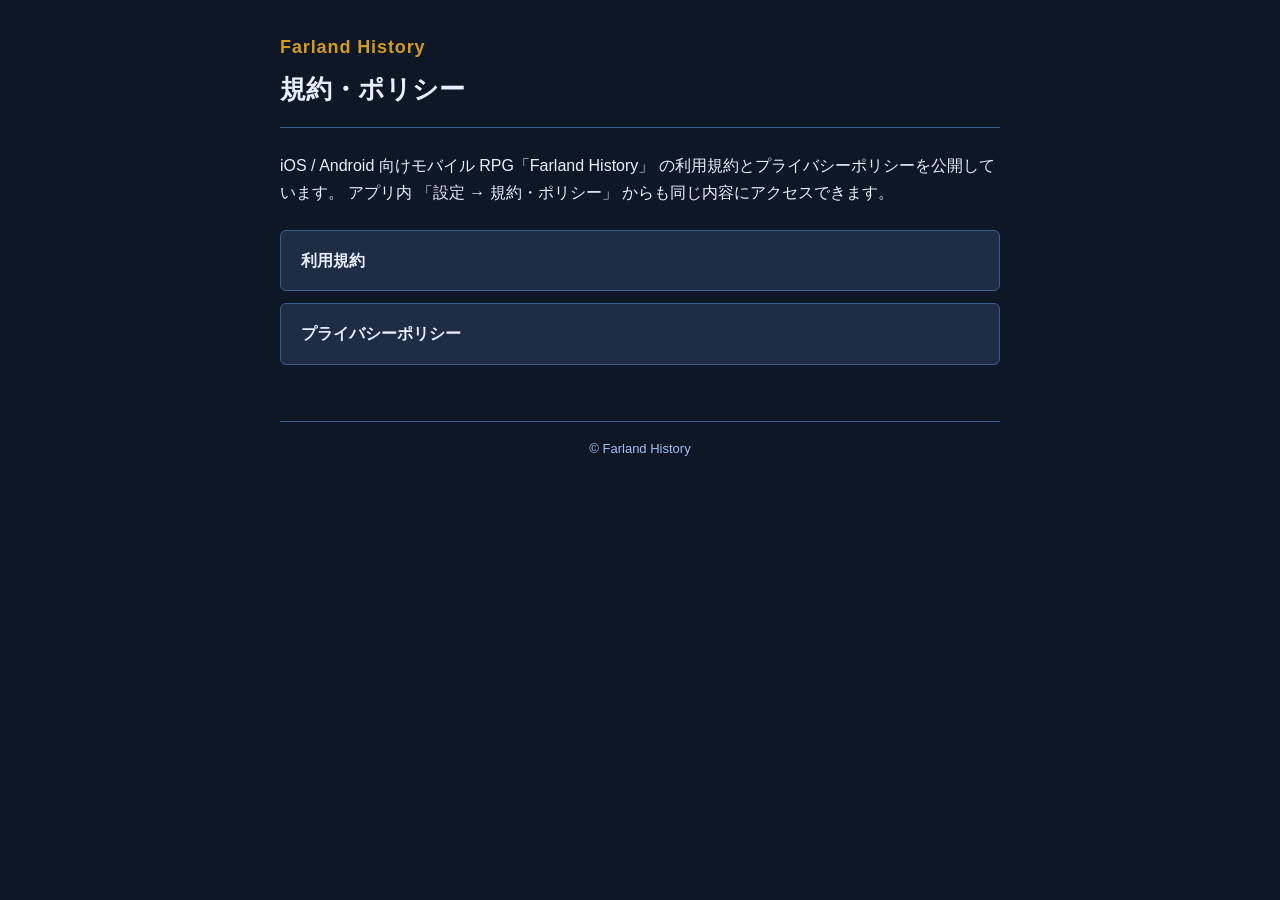
<file: index.html>
<!DOCTYPE html>
<html lang="ja">
<head>
  <meta charset="UTF-8">
  <meta name="viewport" content="width=device-width, initial-scale=1.0">
  <title>Farland History — 規約・ポリシー</title>
  <link rel="stylesheet" href="style.css">
</head>
<body>
  <div class="container">
    <header>
      <p class="brand">Farland History</p>
      <h1>規約・ポリシー</h1>
    </header>

    <p>
      iOS / Android 向けモバイル RPG「Farland History」 の利用規約とプライバシーポリシーを公開しています。
      アプリ内 「設定 → 規約・ポリシー」 からも同じ内容にアクセスできます。
    </p>

    <ul class="link-list">
      <li><a href="terms.html">利用規約</a></li>
      <li><a href="privacy.html">プライバシーポリシー</a></li>
    </ul>

    <footer>
      &copy; Farland History
    </footer>
  </div>
</body>
</html>
</file>
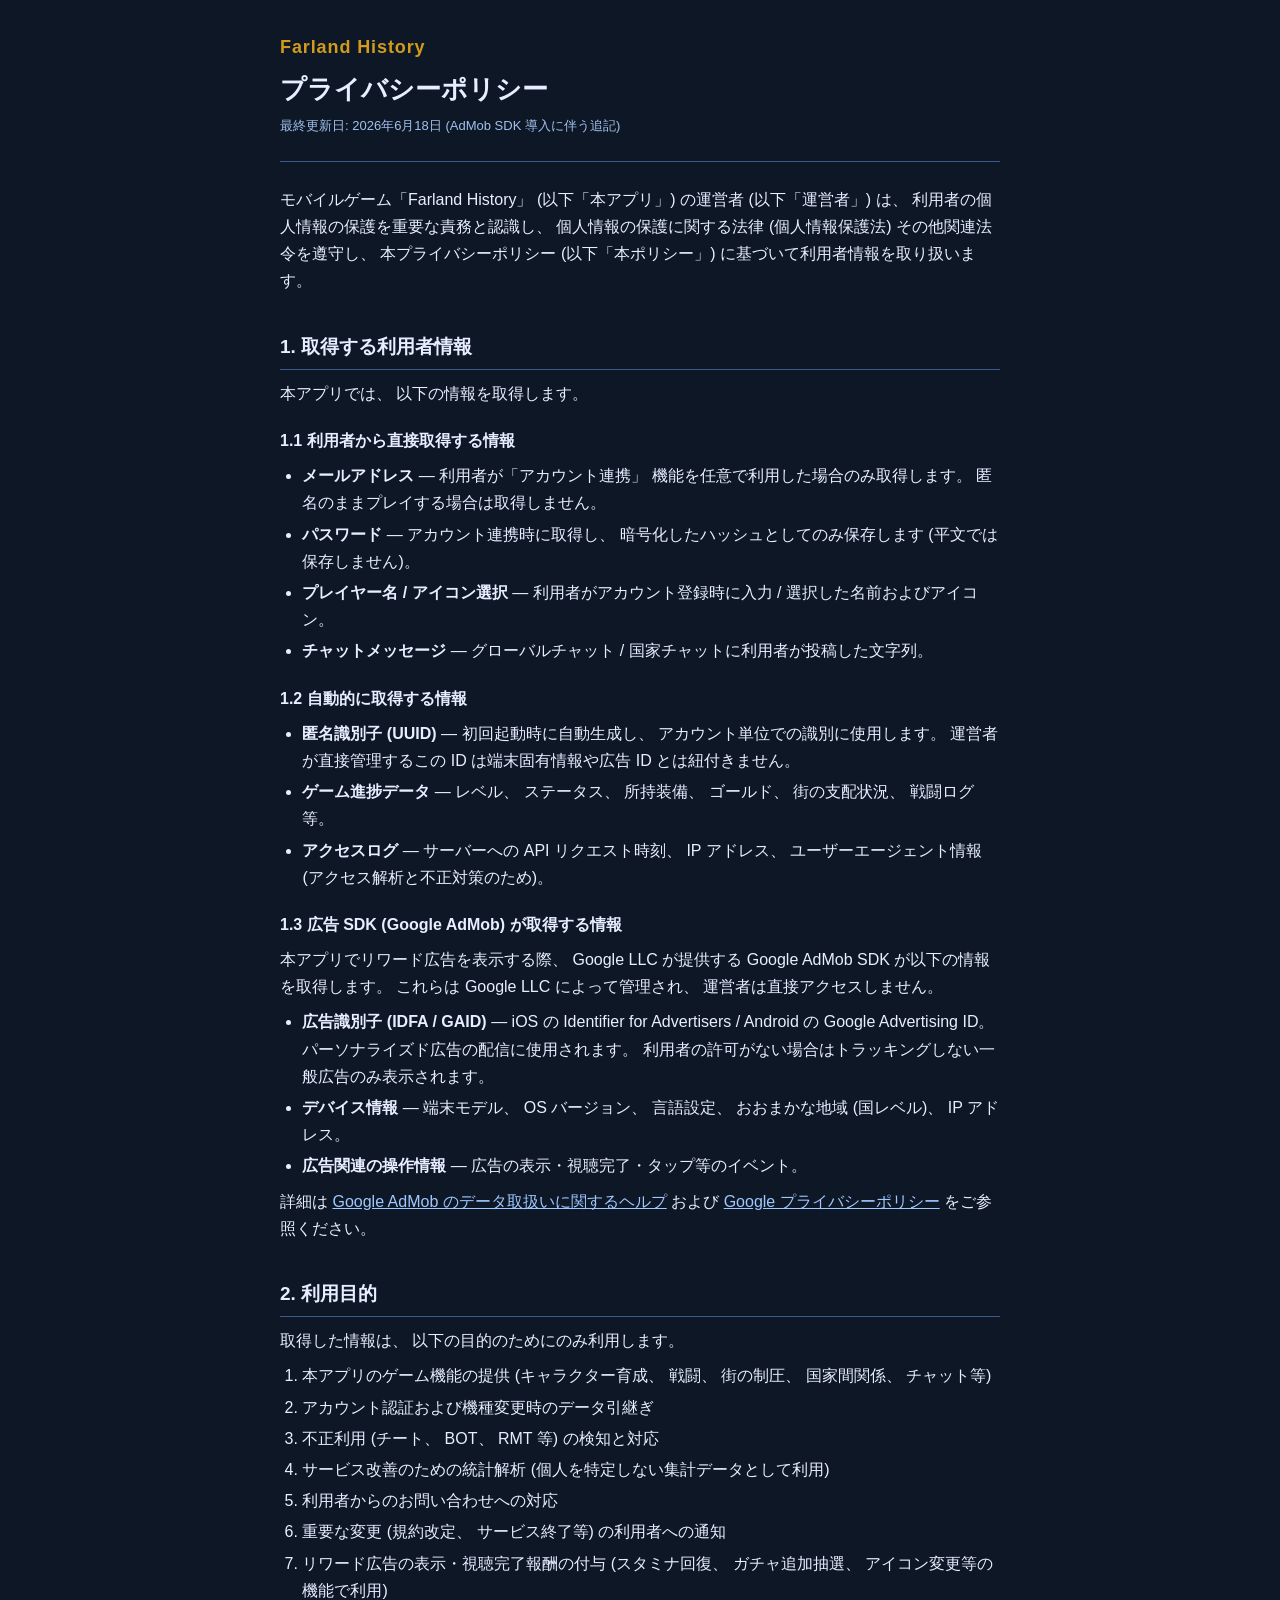
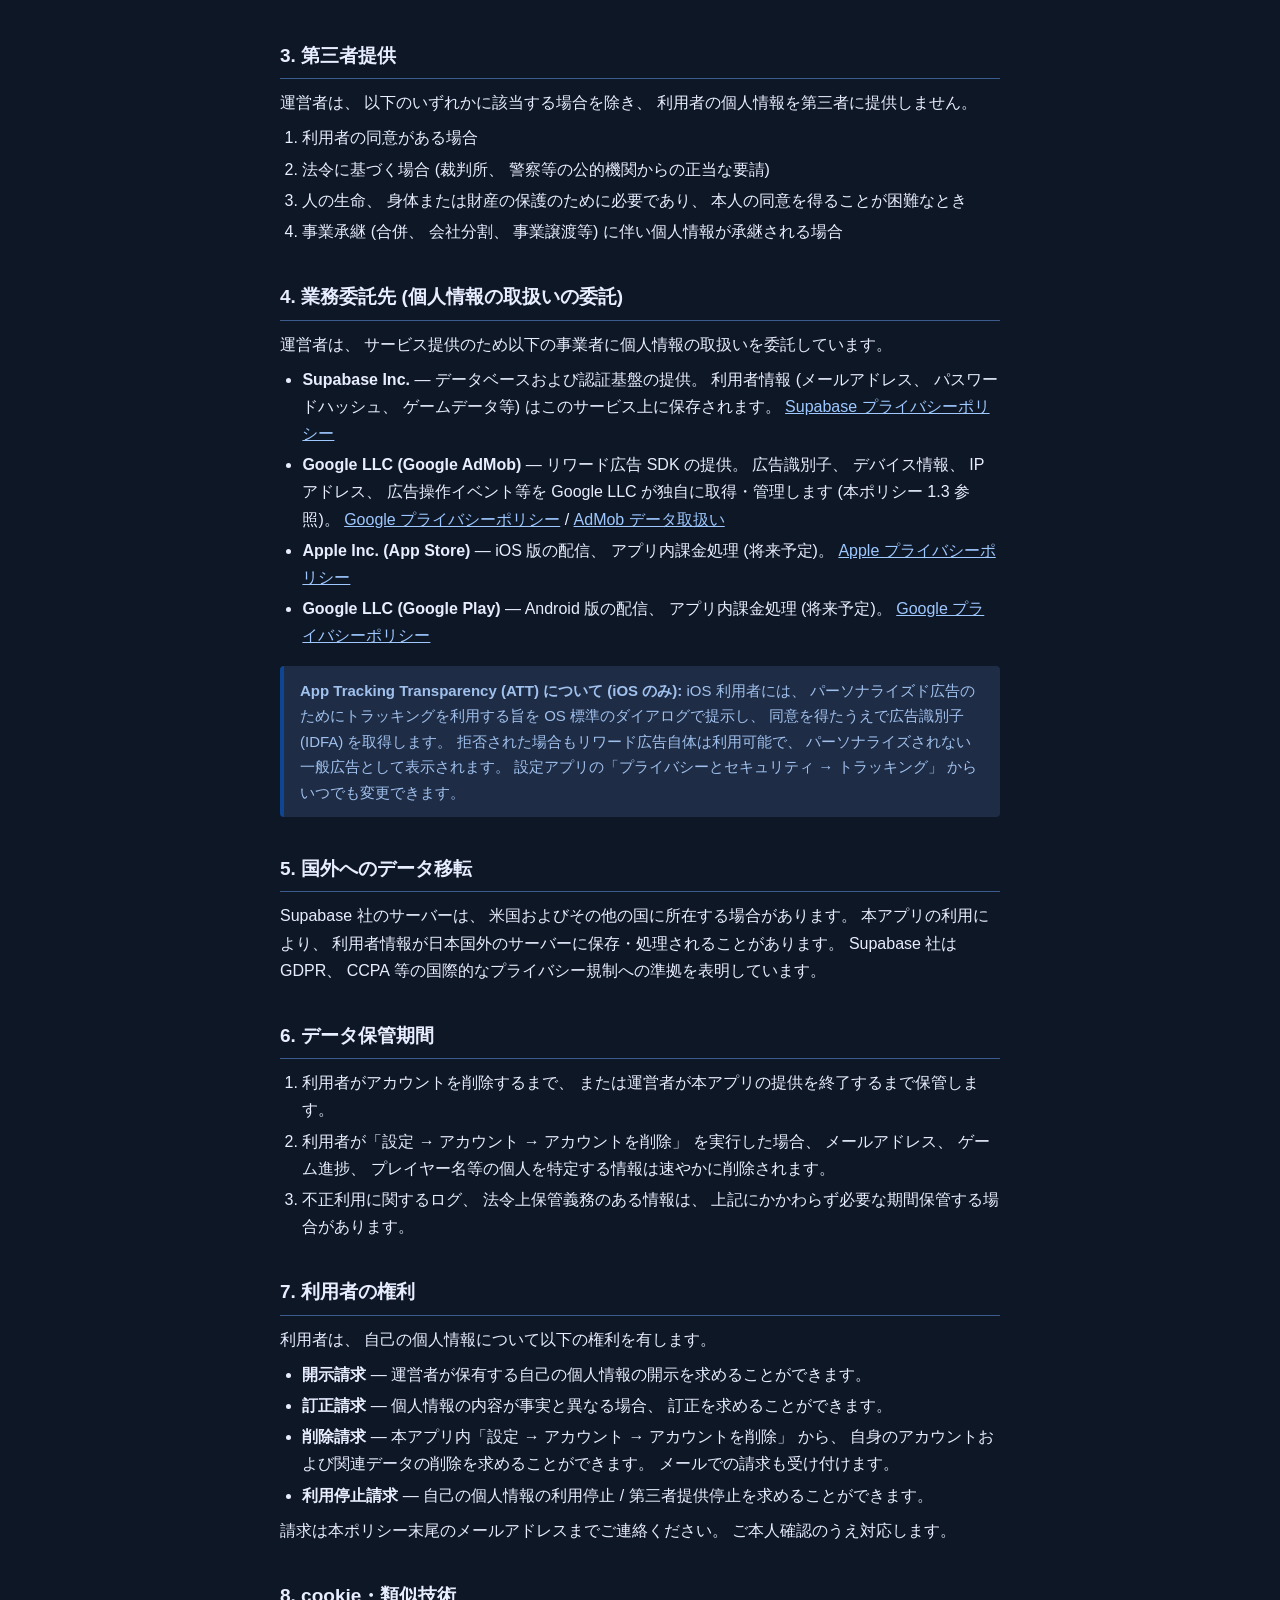
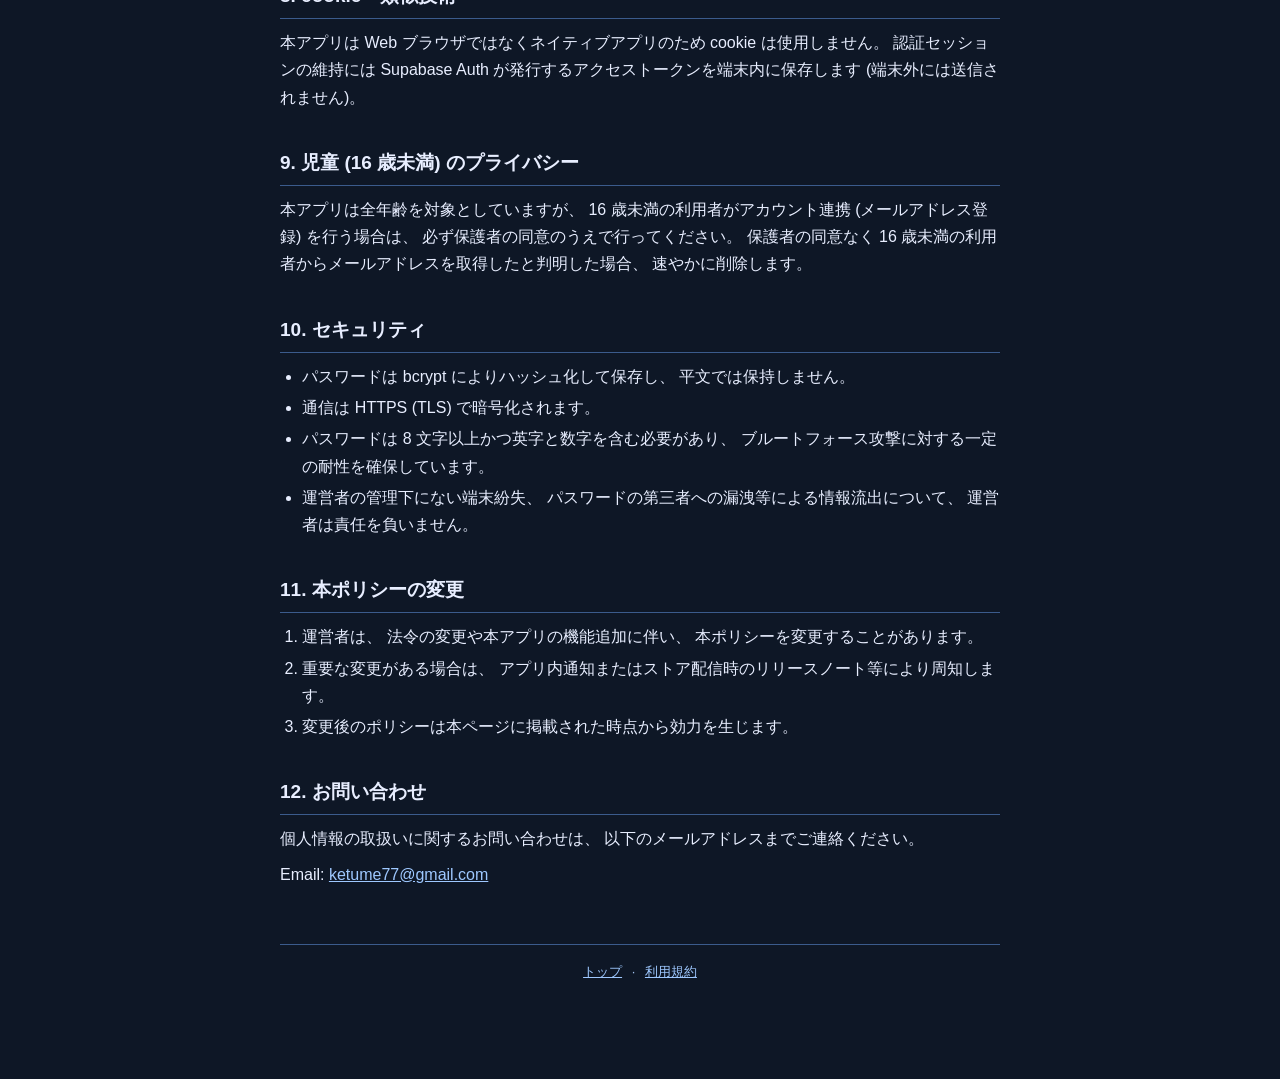
<file: privacy.html>
<!DOCTYPE html>
<html lang="ja">
<head>
  <meta charset="UTF-8">
  <meta name="viewport" content="width=device-width, initial-scale=1.0">
  <title>プライバシーポリシー — Farland History</title>
  <link rel="stylesheet" href="style.css">
</head>
<body>
  <div class="container">
    <header>
      <p class="brand">Farland History</p>
      <h1>プライバシーポリシー</h1>
      <p class="updated">最終更新日: 2026年6月18日 (AdMob SDK 導入に伴う追記)</p>
    </header>

    <p>
      モバイルゲーム「Farland History」 (以下「本アプリ」) の運営者 (以下「運営者」) は、
      利用者の個人情報の保護を重要な責務と認識し、 個人情報の保護に関する法律 (個人情報保護法) その他関連法令を遵守し、
      本プライバシーポリシー (以下「本ポリシー」) に基づいて利用者情報を取り扱います。
    </p>

    <h2>1. 取得する利用者情報</h2>
    <p>本アプリでは、 以下の情報を取得します。</p>

    <h3>1.1 利用者から直接取得する情報</h3>
    <ul>
      <li><strong>メールアドレス</strong> — 利用者が「アカウント連携」 機能を任意で利用した場合のみ取得します。 匿名のままプレイする場合は取得しません。</li>
      <li><strong>パスワード</strong> — アカウント連携時に取得し、 暗号化したハッシュとしてのみ保存します (平文では保存しません)。</li>
      <li><strong>プレイヤー名 / アイコン選択</strong> — 利用者がアカウント登録時に入力 / 選択した名前およびアイコン。</li>
      <li><strong>チャットメッセージ</strong> — グローバルチャット / 国家チャットに利用者が投稿した文字列。</li>
    </ul>

    <h3>1.2 自動的に取得する情報</h3>
    <ul>
      <li><strong>匿名識別子 (UUID)</strong> — 初回起動時に自動生成し、 アカウント単位での識別に使用します。 運営者が直接管理するこの ID は端末固有情報や広告 ID とは紐付きません。</li>
      <li><strong>ゲーム進捗データ</strong> — レベル、 ステータス、 所持装備、 ゴールド、 街の支配状況、 戦闘ログ等。</li>
      <li><strong>アクセスログ</strong> — サーバーへの API リクエスト時刻、 IP アドレス、 ユーザーエージェント情報 (アクセス解析と不正対策のため)。</li>
    </ul>

    <h3>1.3 広告 SDK (Google AdMob) が取得する情報</h3>
    <p>本アプリでリワード広告を表示する際、 Google LLC が提供する Google AdMob SDK が以下の情報を取得します。 これらは Google LLC によって管理され、 運営者は直接アクセスしません。</p>
    <ul>
      <li><strong>広告識別子 (IDFA / GAID)</strong> — iOS の Identifier for Advertisers / Android の Google Advertising ID。 パーソナライズド広告の配信に使用されます。 利用者の許可がない場合はトラッキングしない一般広告のみ表示されます。</li>
      <li><strong>デバイス情報</strong> — 端末モデル、 OS バージョン、 言語設定、 おおまかな地域 (国レベル)、 IP アドレス。</li>
      <li><strong>広告関連の操作情報</strong> — 広告の表示・視聴完了・タップ等のイベント。</li>
    </ul>
    <p>詳細は <a href="https://support.google.com/admob/answer/6128543" target="_blank" rel="noopener">Google AdMob のデータ取扱いに関するヘルプ</a> および <a href="https://policies.google.com/privacy" target="_blank" rel="noopener">Google プライバシーポリシー</a> をご参照ください。</p>

    <h2>2. 利用目的</h2>
    <p>取得した情報は、 以下の目的のためにのみ利用します。</p>
    <ol>
      <li>本アプリのゲーム機能の提供 (キャラクター育成、 戦闘、 街の制圧、 国家間関係、 チャット等)</li>
      <li>アカウント認証および機種変更時のデータ引継ぎ</li>
      <li>不正利用 (チート、 BOT、 RMT 等) の検知と対応</li>
      <li>サービス改善のための統計解析 (個人を特定しない集計データとして利用)</li>
      <li>利用者からのお問い合わせへの対応</li>
      <li>重要な変更 (規約改定、 サービス終了等) の利用者への通知</li>
      <li>リワード広告の表示・視聴完了報酬の付与 (スタミナ回復、 ガチャ追加抽選、 アイコン変更等の機能で利用)</li>
    </ol>

    <h2>3. 第三者提供</h2>
    <p>
      運営者は、 以下のいずれかに該当する場合を除き、 利用者の個人情報を第三者に提供しません。
    </p>
    <ol>
      <li>利用者の同意がある場合</li>
      <li>法令に基づく場合 (裁判所、 警察等の公的機関からの正当な要請)</li>
      <li>人の生命、 身体または財産の保護のために必要であり、 本人の同意を得ることが困難なとき</li>
      <li>事業承継 (合併、 会社分割、 事業譲渡等) に伴い個人情報が承継される場合</li>
    </ol>

    <h2>4. 業務委託先 (個人情報の取扱いの委託)</h2>
    <p>運営者は、 サービス提供のため以下の事業者に個人情報の取扱いを委託しています。</p>
    <ul>
      <li><strong>Supabase Inc.</strong> — データベースおよび認証基盤の提供。 利用者情報 (メールアドレス、 パスワードハッシュ、 ゲームデータ等) はこのサービス上に保存されます。
      <a href="https://supabase.com/privacy" target="_blank" rel="noopener">Supabase プライバシーポリシー</a></li>
      <li><strong>Google LLC (Google AdMob)</strong> — リワード広告 SDK の提供。 広告識別子、 デバイス情報、 IP アドレス、 広告操作イベント等を Google LLC が独自に取得・管理します (本ポリシー 1.3 参照)。
      <a href="https://policies.google.com/privacy" target="_blank" rel="noopener">Google プライバシーポリシー</a> /
      <a href="https://support.google.com/admob/answer/6128543" target="_blank" rel="noopener">AdMob データ取扱い</a></li>
      <li><strong>Apple Inc. (App Store)</strong> — iOS 版の配信、 アプリ内課金処理 (将来予定)。
      <a href="https://www.apple.com/legal/privacy/" target="_blank" rel="noopener">Apple プライバシーポリシー</a></li>
      <li><strong>Google LLC (Google Play)</strong> — Android 版の配信、 アプリ内課金処理 (将来予定)。
      <a href="https://policies.google.com/privacy" target="_blank" rel="noopener">Google プライバシーポリシー</a></li>
    </ul>

    <div class="note">
      <strong>App Tracking Transparency (ATT) について (iOS のみ):</strong>
      iOS 利用者には、 パーソナライズド広告のためにトラッキングを利用する旨を OS 標準のダイアログで提示し、 同意を得たうえで広告識別子 (IDFA) を取得します。
      拒否された場合もリワード広告自体は利用可能で、 パーソナライズされない一般広告として表示されます。
      設定アプリの「プライバシーとセキュリティ → トラッキング」 からいつでも変更できます。
    </div>

    <h2>5. 国外へのデータ移転</h2>
    <p>
      Supabase 社のサーバーは、 米国およびその他の国に所在する場合があります。 本アプリの利用により、 利用者情報が日本国外のサーバーに保存・処理されることがあります。
      Supabase 社は GDPR、 CCPA 等の国際的なプライバシー規制への準拠を表明しています。
    </p>

    <h2>6. データ保管期間</h2>
    <ol>
      <li>利用者がアカウントを削除するまで、 または運営者が本アプリの提供を終了するまで保管します。</li>
      <li>利用者が「設定 → アカウント → アカウントを削除」 を実行した場合、 メールアドレス、 ゲーム進捗、 プレイヤー名等の個人を特定する情報は速やかに削除されます。</li>
      <li>不正利用に関するログ、 法令上保管義務のある情報は、 上記にかかわらず必要な期間保管する場合があります。</li>
    </ol>

    <h2>7. 利用者の権利</h2>
    <p>利用者は、 自己の個人情報について以下の権利を有します。</p>
    <ul>
      <li><strong>開示請求</strong> — 運営者が保有する自己の個人情報の開示を求めることができます。</li>
      <li><strong>訂正請求</strong> — 個人情報の内容が事実と異なる場合、 訂正を求めることができます。</li>
      <li><strong>削除請求</strong> — 本アプリ内「設定 → アカウント → アカウントを削除」 から、 自身のアカウントおよび関連データの削除を求めることができます。 メールでの請求も受け付けます。</li>
      <li><strong>利用停止請求</strong> — 自己の個人情報の利用停止 / 第三者提供停止を求めることができます。</li>
    </ul>
    <p>請求は本ポリシー末尾のメールアドレスまでご連絡ください。 ご本人確認のうえ対応します。</p>

    <h2>8. cookie・類似技術</h2>
    <p>
      本アプリは Web ブラウザではなくネイティブアプリのため cookie は使用しません。 認証セッションの維持には Supabase Auth が発行するアクセストークンを端末内に保存します
      (端末外には送信されません)。
    </p>

    <h2>9. 児童 (16 歳未満) のプライバシー</h2>
    <p>
      本アプリは全年齢を対象としていますが、 16 歳未満の利用者がアカウント連携 (メールアドレス登録) を行う場合は、 必ず保護者の同意のうえで行ってください。
      保護者の同意なく 16 歳未満の利用者からメールアドレスを取得したと判明した場合、 速やかに削除します。
    </p>

    <h2>10. セキュリティ</h2>
    <ul>
      <li>パスワードは bcrypt によりハッシュ化して保存し、 平文では保持しません。</li>
      <li>通信は HTTPS (TLS) で暗号化されます。</li>
      <li>パスワードは 8 文字以上かつ英字と数字を含む必要があり、 ブルートフォース攻撃に対する一定の耐性を確保しています。</li>
      <li>運営者の管理下にない端末紛失、 パスワードの第三者への漏洩等による情報流出について、 運営者は責任を負いません。</li>
    </ul>

    <h2>11. 本ポリシーの変更</h2>
    <ol>
      <li>運営者は、 法令の変更や本アプリの機能追加に伴い、 本ポリシーを変更することがあります。</li>
      <li>重要な変更がある場合は、 アプリ内通知またはストア配信時のリリースノート等により周知します。</li>
      <li>変更後のポリシーは本ページに掲載された時点から効力を生じます。</li>
    </ol>

    <h2>12. お問い合わせ</h2>
    <p>個人情報の取扱いに関するお問い合わせは、 以下のメールアドレスまでご連絡ください。</p>
    <p>Email: <a href="mailto:ketume77@gmail.com">ketume77@gmail.com</a></p>

    <footer>
      <a href="index.html">トップ</a> · <a href="terms.html">利用規約</a>
    </footer>
  </div>
</body>
</html>
</file>
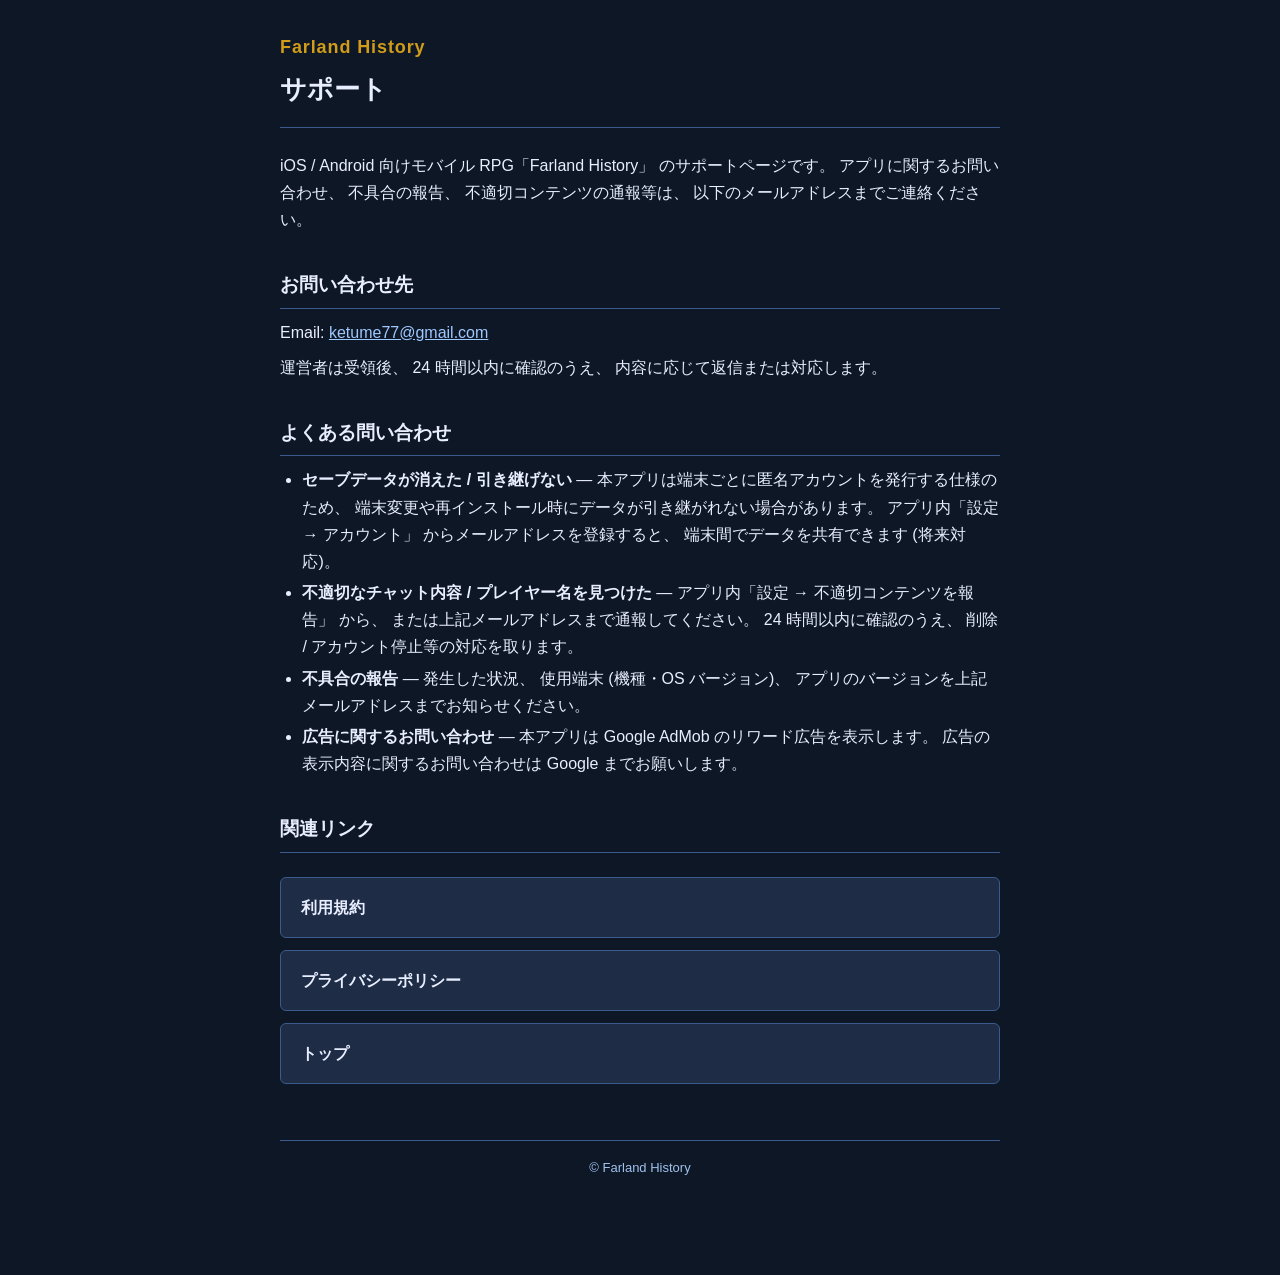
<file: support.html>
<!DOCTYPE html>
<html lang="ja">
<head>
  <meta charset="UTF-8">
  <meta name="viewport" content="width=device-width, initial-scale=1.0">
  <title>サポート — Farland History</title>
  <link rel="stylesheet" href="style.css">
</head>
<body>
  <div class="container">
    <header>
      <p class="brand">Farland History</p>
      <h1>サポート</h1>
    </header>

    <p>
      iOS / Android 向けモバイル RPG「Farland History」 のサポートページです。
      アプリに関するお問い合わせ、 不具合の報告、 不適切コンテンツの通報等は、
      以下のメールアドレスまでご連絡ください。
    </p>

    <h2>お問い合わせ先</h2>
    <p>Email: <a href="mailto:ketume77@gmail.com">ketume77@gmail.com</a></p>
    <p>運営者は受領後、 24 時間以内に確認のうえ、 内容に応じて返信または対応します。</p>

    <h2>よくある問い合わせ</h2>
    <ul>
      <li><strong>セーブデータが消えた / 引き継げない</strong> — 本アプリは端末ごとに匿名アカウントを発行する仕様のため、 端末変更や再インストール時にデータが引き継がれない場合があります。 アプリ内「設定 → アカウント」 からメールアドレスを登録すると、 端末間でデータを共有できます (将来対応)。</li>
      <li><strong>不適切なチャット内容 / プレイヤー名を見つけた</strong> — アプリ内「設定 → 不適切コンテンツを報告」 から、 または上記メールアドレスまで通報してください。 24 時間以内に確認のうえ、 削除 / アカウント停止等の対応を取ります。</li>
      <li><strong>不具合の報告</strong> — 発生した状況、 使用端末 (機種・OS バージョン)、 アプリのバージョンを上記メールアドレスまでお知らせください。</li>
      <li><strong>広告に関するお問い合わせ</strong> — 本アプリは Google AdMob のリワード広告を表示します。 広告の表示内容に関するお問い合わせは Google までお願いします。</li>
    </ul>

    <h2>関連リンク</h2>
    <ul class="link-list">
      <li><a href="terms.html">利用規約</a></li>
      <li><a href="privacy.html">プライバシーポリシー</a></li>
      <li><a href="index.html">トップ</a></li>
    </ul>

    <footer>
      &copy; Farland History
    </footer>
  </div>
</body>
</html>
</file>
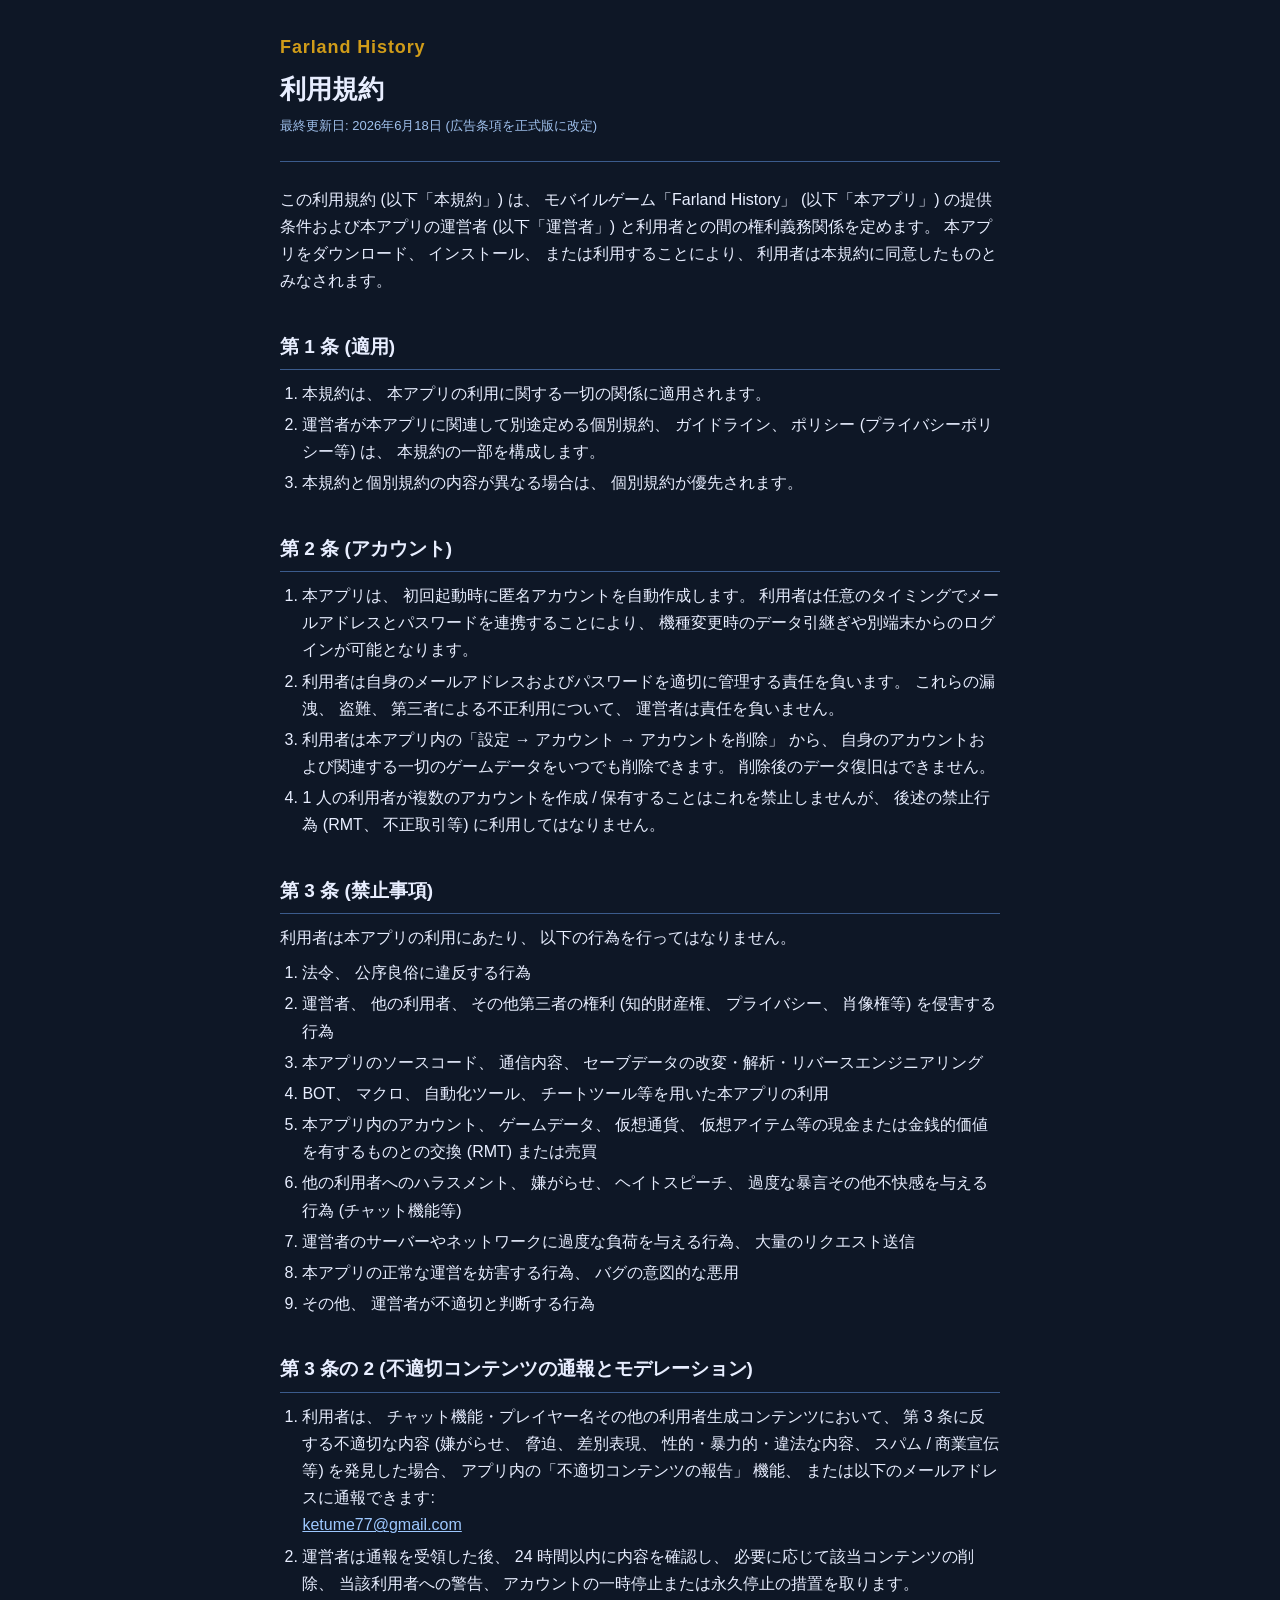
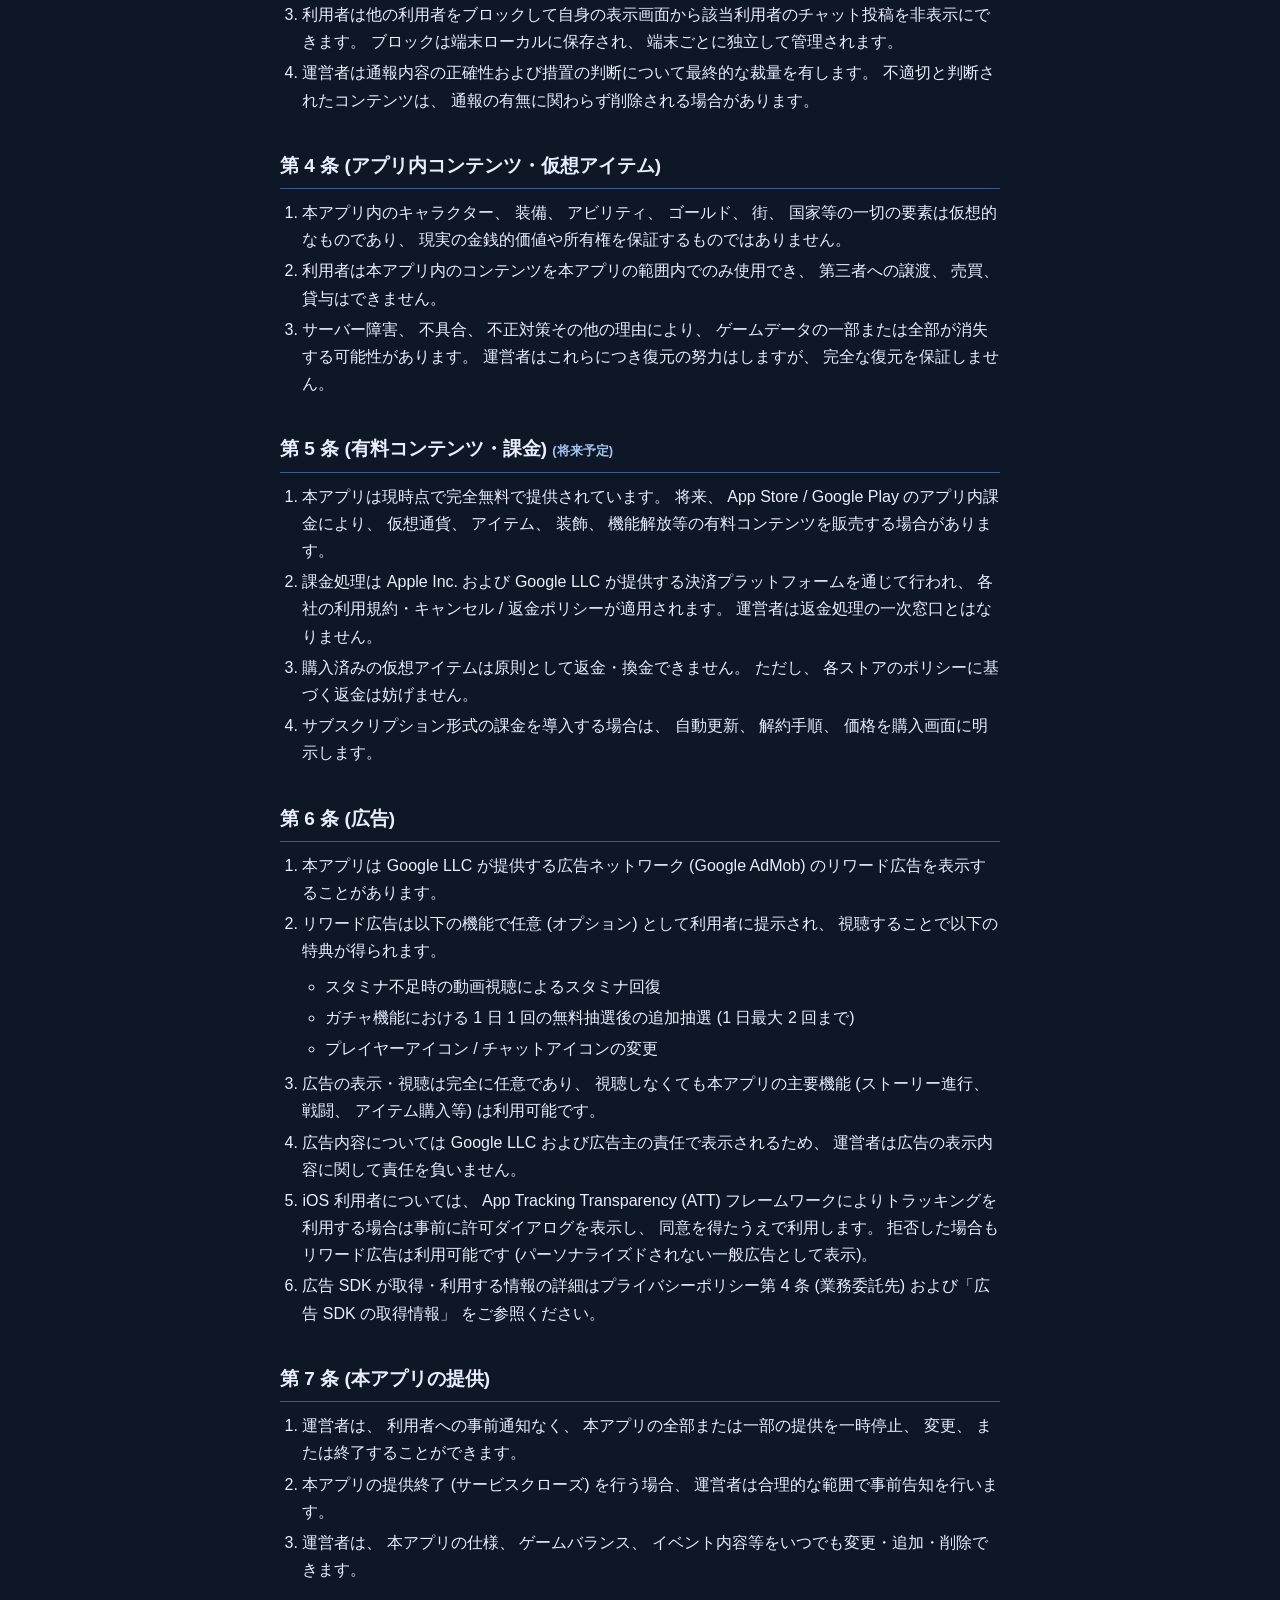
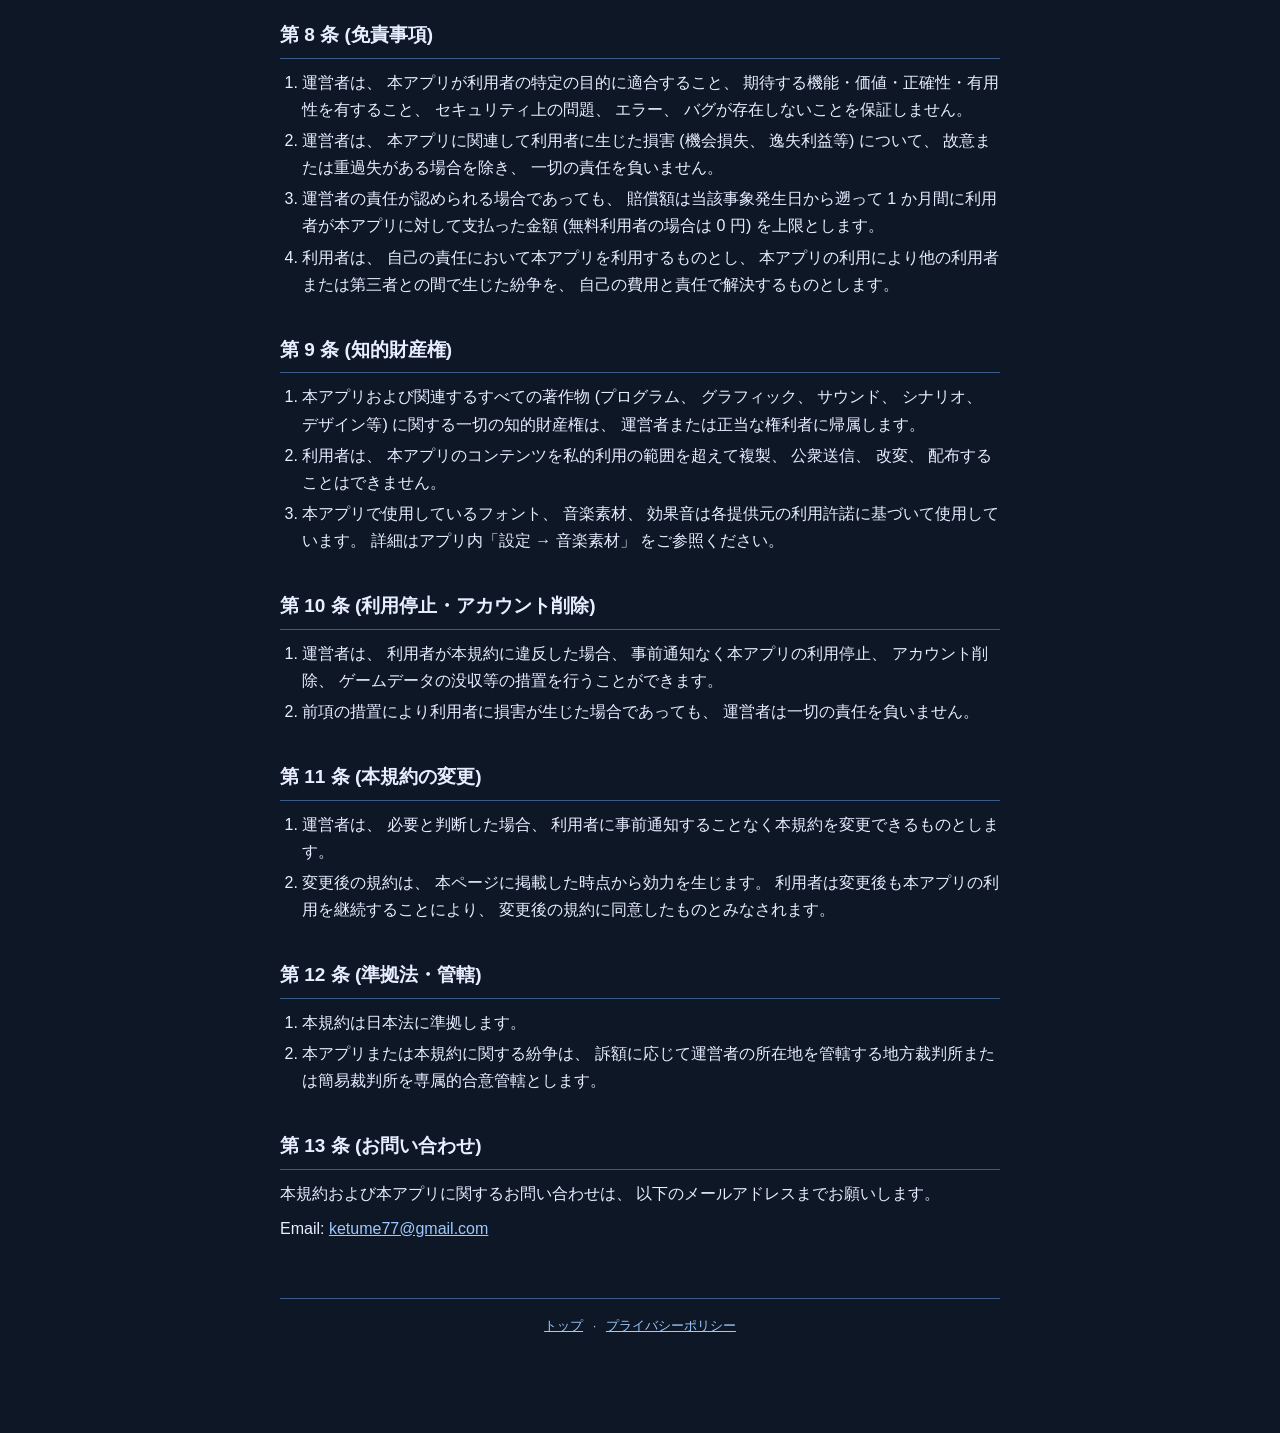
<file: terms.html>
<!DOCTYPE html>
<html lang="ja">
<head>
  <meta charset="UTF-8">
  <meta name="viewport" content="width=device-width, initial-scale=1.0">
  <title>利用規約 — Farland History</title>
  <link rel="stylesheet" href="style.css">
</head>
<body>
  <div class="container">
    <header>
      <p class="brand">Farland History</p>
      <h1>利用規約</h1>
      <p class="updated">最終更新日: 2026年6月18日 (広告条項を正式版に改定)</p>
    </header>

    <p>
      この利用規約 (以下「本規約」) は、 モバイルゲーム「Farland History」 (以下「本アプリ」)
      の提供条件および本アプリの運営者 (以下「運営者」) と利用者との間の権利義務関係を定めます。
      本アプリをダウンロード、 インストール、 または利用することにより、 利用者は本規約に同意したものとみなされます。
    </p>

    <h2>第 1 条 (適用)</h2>
    <ol>
      <li>本規約は、 本アプリの利用に関する一切の関係に適用されます。</li>
      <li>運営者が本アプリに関連して別途定める個別規約、 ガイドライン、 ポリシー (プライバシーポリシー等) は、 本規約の一部を構成します。</li>
      <li>本規約と個別規約の内容が異なる場合は、 個別規約が優先されます。</li>
    </ol>

    <h2>第 2 条 (アカウント)</h2>
    <ol>
      <li>本アプリは、 初回起動時に匿名アカウントを自動作成します。 利用者は任意のタイミングでメールアドレスとパスワードを連携することにより、 機種変更時のデータ引継ぎや別端末からのログインが可能となります。</li>
      <li>利用者は自身のメールアドレスおよびパスワードを適切に管理する責任を負います。 これらの漏洩、 盗難、 第三者による不正利用について、 運営者は責任を負いません。</li>
      <li>利用者は本アプリ内の「設定 → アカウント → アカウントを削除」 から、 自身のアカウントおよび関連する一切のゲームデータをいつでも削除できます。 削除後のデータ復旧はできません。</li>
      <li>1 人の利用者が複数のアカウントを作成 / 保有することはこれを禁止しませんが、 後述の禁止行為 (RMT、 不正取引等) に利用してはなりません。</li>
    </ol>

    <h2>第 3 条 (禁止事項)</h2>
    <p>利用者は本アプリの利用にあたり、 以下の行為を行ってはなりません。</p>
    <ol>
      <li>法令、 公序良俗に違反する行為</li>
      <li>運営者、 他の利用者、 その他第三者の権利 (知的財産権、 プライバシー、 肖像権等) を侵害する行為</li>
      <li>本アプリのソースコード、 通信内容、 セーブデータの改変・解析・リバースエンジニアリング</li>
      <li>BOT、 マクロ、 自動化ツール、 チートツール等を用いた本アプリの利用</li>
      <li>本アプリ内のアカウント、 ゲームデータ、 仮想通貨、 仮想アイテム等の現金または金銭的価値を有するものとの交換 (RMT) または売買</li>
      <li>他の利用者へのハラスメント、 嫌がらせ、 ヘイトスピーチ、 過度な暴言その他不快感を与える行為 (チャット機能等)</li>
      <li>運営者のサーバーやネットワークに過度な負荷を与える行為、 大量のリクエスト送信</li>
      <li>本アプリの正常な運営を妨害する行為、 バグの意図的な悪用</li>
      <li>その他、 運営者が不適切と判断する行為</li>
    </ol>

    <h2>第 3 条の 2 (不適切コンテンツの通報とモデレーション)</h2>
    <ol>
      <li>利用者は、 チャット機能・プレイヤー名その他の利用者生成コンテンツにおいて、 第 3 条に反する不適切な内容 (嫌がらせ、 脅迫、 差別表現、 性的・暴力的・違法な内容、 スパム / 商業宣伝等) を発見した場合、 アプリ内の「不適切コンテンツの報告」 機能、 または以下のメールアドレスに通報できます:
        <br>
        <a href="mailto:ketume77@gmail.com">ketume77@gmail.com</a>
      </li>
      <li>運営者は通報を受領した後、 24 時間以内に内容を確認し、 必要に応じて該当コンテンツの削除、 当該利用者への警告、 アカウントの一時停止または永久停止の措置を取ります。</li>
      <li>利用者は他の利用者をブロックして自身の表示画面から該当利用者のチャット投稿を非表示にできます。 ブロックは端末ローカルに保存され、 端末ごとに独立して管理されます。</li>
      <li>運営者は通報内容の正確性および措置の判断について最終的な裁量を有します。 不適切と判断されたコンテンツは、 通報の有無に関わらず削除される場合があります。</li>
    </ol>

    <h2>第 4 条 (アプリ内コンテンツ・仮想アイテム)</h2>
    <ol>
      <li>本アプリ内のキャラクター、 装備、 アビリティ、 ゴールド、 街、 国家等の一切の要素は仮想的なものであり、 現実の金銭的価値や所有権を保証するものではありません。</li>
      <li>利用者は本アプリ内のコンテンツを本アプリの範囲内でのみ使用でき、 第三者への譲渡、 売買、 貸与はできません。</li>
      <li>サーバー障害、 不具合、 不正対策その他の理由により、 ゲームデータの一部または全部が消失する可能性があります。 運営者はこれらにつき復元の努力はしますが、 完全な復元を保証しません。</li>
    </ol>

    <h2>第 5 条 (有料コンテンツ・課金) <span class="updated">(将来予定)</span></h2>
    <ol>
      <li>本アプリは現時点で完全無料で提供されています。 将来、 App Store / Google Play のアプリ内課金により、 仮想通貨、 アイテム、 装飾、 機能解放等の有料コンテンツを販売する場合があります。</li>
      <li>課金処理は Apple Inc. および Google LLC が提供する決済プラットフォームを通じて行われ、 各社の利用規約・キャンセル / 返金ポリシーが適用されます。 運営者は返金処理の一次窓口とはなりません。</li>
      <li>購入済みの仮想アイテムは原則として返金・換金できません。 ただし、 各ストアのポリシーに基づく返金は妨げません。</li>
      <li>サブスクリプション形式の課金を導入する場合は、 自動更新、 解約手順、 価格を購入画面に明示します。</li>
    </ol>

    <h2>第 6 条 (広告)</h2>
    <ol>
      <li>本アプリは Google LLC が提供する広告ネットワーク (Google AdMob) のリワード広告を表示することがあります。</li>
      <li>リワード広告は以下の機能で任意 (オプション) として利用者に提示され、 視聴することで以下の特典が得られます。
        <ul>
          <li>スタミナ不足時の動画視聴によるスタミナ回復</li>
          <li>ガチャ機能における 1 日 1 回の無料抽選後の追加抽選 (1 日最大 2 回まで)</li>
          <li>プレイヤーアイコン / チャットアイコンの変更</li>
        </ul>
      </li>
      <li>広告の表示・視聴は完全に任意であり、 視聴しなくても本アプリの主要機能 (ストーリー進行、 戦闘、 アイテム購入等) は利用可能です。</li>
      <li>広告内容については Google LLC および広告主の責任で表示されるため、 運営者は広告の表示内容に関して責任を負いません。</li>
      <li>iOS 利用者については、 App Tracking Transparency (ATT) フレームワークによりトラッキングを利用する場合は事前に許可ダイアログを表示し、 同意を得たうえで利用します。 拒否した場合もリワード広告は利用可能です (パーソナライズドされない一般広告として表示)。</li>
      <li>広告 SDK が取得・利用する情報の詳細はプライバシーポリシー第 4 条 (業務委託先) および「広告 SDK の取得情報」 をご参照ください。</li>
    </ol>

    <h2>第 7 条 (本アプリの提供)</h2>
    <ol>
      <li>運営者は、 利用者への事前通知なく、 本アプリの全部または一部の提供を一時停止、 変更、 または終了することができます。</li>
      <li>本アプリの提供終了 (サービスクローズ) を行う場合、 運営者は合理的な範囲で事前告知を行います。</li>
      <li>運営者は、 本アプリの仕様、 ゲームバランス、 イベント内容等をいつでも変更・追加・削除できます。</li>
    </ol>

    <h2>第 8 条 (免責事項)</h2>
    <ol>
      <li>運営者は、 本アプリが利用者の特定の目的に適合すること、 期待する機能・価値・正確性・有用性を有すること、 セキュリティ上の問題、 エラー、 バグが存在しないことを保証しません。</li>
      <li>運営者は、 本アプリに関連して利用者に生じた損害 (機会損失、 逸失利益等) について、 故意または重過失がある場合を除き、 一切の責任を負いません。</li>
      <li>運営者の責任が認められる場合であっても、 賠償額は当該事象発生日から遡って 1 か月間に利用者が本アプリに対して支払った金額 (無料利用者の場合は 0 円) を上限とします。</li>
      <li>利用者は、 自己の責任において本アプリを利用するものとし、 本アプリの利用により他の利用者または第三者との間で生じた紛争を、 自己の費用と責任で解決するものとします。</li>
    </ol>

    <h2>第 9 条 (知的財産権)</h2>
    <ol>
      <li>本アプリおよび関連するすべての著作物 (プログラム、 グラフィック、 サウンド、 シナリオ、 デザイン等) に関する一切の知的財産権は、 運営者または正当な権利者に帰属します。</li>
      <li>利用者は、 本アプリのコンテンツを私的利用の範囲を超えて複製、 公衆送信、 改変、 配布することはできません。</li>
      <li>本アプリで使用しているフォント、 音楽素材、 効果音は各提供元の利用許諾に基づいて使用しています。 詳細はアプリ内「設定 → 音楽素材」 をご参照ください。</li>
    </ol>

    <h2>第 10 条 (利用停止・アカウント削除)</h2>
    <ol>
      <li>運営者は、 利用者が本規約に違反した場合、 事前通知なく本アプリの利用停止、 アカウント削除、 ゲームデータの没収等の措置を行うことができます。</li>
      <li>前項の措置により利用者に損害が生じた場合であっても、 運営者は一切の責任を負いません。</li>
    </ol>

    <h2>第 11 条 (本規約の変更)</h2>
    <ol>
      <li>運営者は、 必要と判断した場合、 利用者に事前通知することなく本規約を変更できるものとします。</li>
      <li>変更後の規約は、 本ページに掲載した時点から効力を生じます。 利用者は変更後も本アプリの利用を継続することにより、 変更後の規約に同意したものとみなされます。</li>
    </ol>

    <h2>第 12 条 (準拠法・管轄)</h2>
    <ol>
      <li>本規約は日本法に準拠します。</li>
      <li>本アプリまたは本規約に関する紛争は、 訴額に応じて運営者の所在地を管轄する地方裁判所または簡易裁判所を専属的合意管轄とします。</li>
    </ol>

    <h2>第 13 条 (お問い合わせ)</h2>
    <p>本規約および本アプリに関するお問い合わせは、 以下のメールアドレスまでお願いします。</p>
    <p>Email: <a href="mailto:ketume77@gmail.com">ketume77@gmail.com</a></p>

    <footer>
      <a href="index.html">トップ</a> · <a href="privacy.html">プライバシーポリシー</a>
    </footer>
  </div>
</body>
</html>
</file>
<file: style.css>
/* Farland History — 利用規約 / プライバシーポリシー共通スタイル
 * アプリ本体の宇宙艦コンソール (ミッドナイトネイビー) パレットに合わせたダークテーマ
 */

:root {
  --bg: #0e1726;
  --panel: #1e2c46;
  --border: #3b5b8c;
  --text: #e8eeff;
  --muted: #a0c1ed;
  --link: #9ec8ff;
  --link-hover: #c3deff;
  --accent: #0e4694;
}

* {
  box-sizing: border-box;
}

html,
body {
  margin: 0;
  padding: 0;
  background: var(--bg);
  color: var(--text);
  font-family: -apple-system, BlinkMacSystemFont, "Segoe UI", "Hiragino Sans",
    "Hiragino Kaku Gothic ProN", "Noto Sans JP", "Meiryo", sans-serif;
  font-size: 16px;
  line-height: 1.7;
}

.container {
  max-width: 760px;
  margin: 0 auto;
  padding: 32px 20px 96px;
}

header {
  border-bottom: 1px solid var(--border);
  padding-bottom: 16px;
  margin-bottom: 24px;
}

header .brand {
  color: #d09c19;
  font-weight: 700;
  font-size: 18px;
  letter-spacing: 0.05em;
  margin: 0 0 4px;
}

h1 {
  font-size: 26px;
  margin: 0;
  color: var(--text);
}

.updated {
  color: var(--muted);
  font-size: 13px;
  margin-top: 4px;
}

h2 {
  font-size: 19px;
  margin-top: 36px;
  margin-bottom: 10px;
  padding-bottom: 6px;
  border-bottom: 1px solid var(--border);
  color: var(--text);
}

h3 {
  font-size: 16px;
  margin-top: 20px;
  margin-bottom: 8px;
  color: var(--text);
}

p {
  margin: 8px 0;
}

ul,
ol {
  padding-left: 1.4em;
  margin: 8px 0;
}

li {
  margin: 4px 0;
}

a {
  color: var(--link);
  text-decoration: underline;
}

a:hover {
  color: var(--link-hover);
}

.note {
  background: var(--panel);
  border-left: 4px solid var(--accent);
  padding: 12px 16px;
  margin: 16px 0;
  border-radius: 4px;
  color: var(--muted);
  font-size: 15px;
}

footer {
  margin-top: 56px;
  padding-top: 16px;
  border-top: 1px solid var(--border);
  color: var(--muted);
  font-size: 13px;
  text-align: center;
}

footer a {
  margin: 0 6px;
}

/* index ページ用 — リンクボタン */
.link-list {
  list-style: none;
  padding: 0;
  margin: 24px 0;
}

.link-list li {
  margin: 12px 0;
}

.link-list a {
  display: block;
  padding: 16px 20px;
  background: var(--panel);
  border: 1px solid var(--border);
  border-radius: 6px;
  color: var(--text);
  text-decoration: none;
  font-weight: 600;
}

.link-list a:hover {
  background: #25385a;
}

@media (max-width: 480px) {
  body {
    font-size: 15px;
  }
  .container {
    padding: 24px 16px 80px;
  }
  h1 {
    font-size: 22px;
  }
  h2 {
    font-size: 17px;
  }
}
</file>
